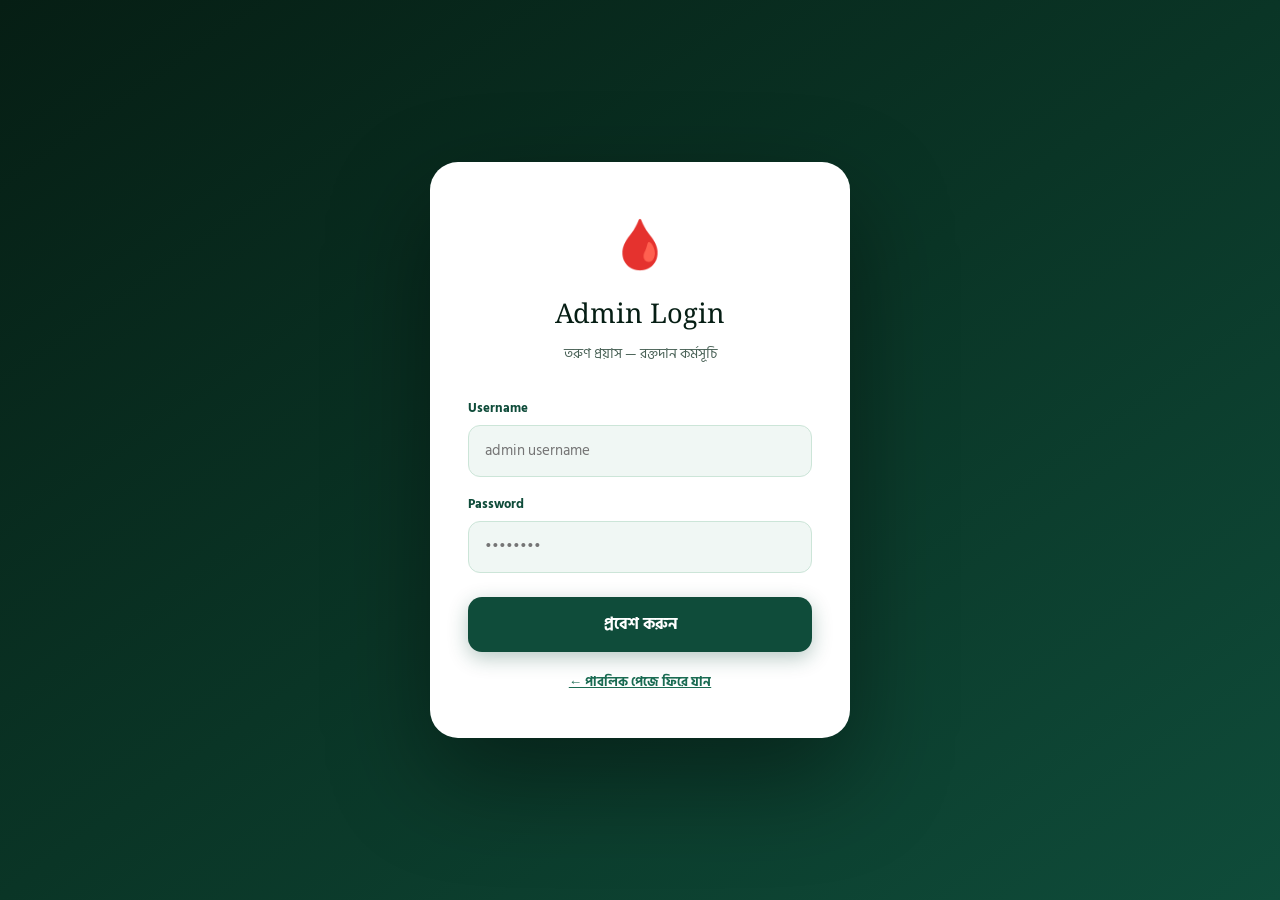
<file: admin.html>
<!DOCTYPE html>
<html lang="bn">
<head>
  <meta charset="UTF-8" />
  <meta name="viewport" content="width=device-width, initial-scale=1.0" />
  <title>Admin Panel | রক্তদান কর্মসূচি</title>
  <link href="https://fonts.googleapis.com/css2?family=Hind+Siliguri:wght@300;400;500;600;700&family=Noto+Serif+Bengali:wght@400;600;700;900&display=swap" rel="stylesheet" />
  <style>
    :root{
      --g1:#061e14;--g2:#0F4C3A;--g3:#1a6b52;--g4:#2d9e73;
      --gl:#e6f4ef;--gf:#f0f9f5;
      --white:#fff;--off:#F0F7F4;
      --td:#1a2e27;--tm:#4B6358;--tl:#8fa89e;
      --border:#cce5d8;--border2:#b8d9cc;
      --red:#dc2626;--rl:#fef2f2;
      --shadow:rgba(10,53,38,0.10);--shadowlg:rgba(10,53,38,0.18);
    }
    *{margin:0;padding:0;box-sizing:border-box;}
    html,body{height:100%;font-family:'Hind Siliguri',sans-serif;color:var(--td);}

    /* ═══ LOGIN SCREEN ═══ */
    #loginScreen{
      display:flex;align-items:center;justify-content:center;
      min-height:100vh;
      background:linear-gradient(145deg,#061e14 0%,#0a3526 50%,#0f4c3a 100%);
      padding:1.5rem;
    }
    .login-card{
      background:white;border-radius:28px;padding:2.8rem 2.4rem;
      width:100%;max-width:420px;
      box-shadow:0 40px 100px rgba(0,0,0,0.4);
    }
    .login-logo{font-size:3rem;text-align:center;margin-bottom:0.5rem;}
    .login-title{font-family:'Noto Serif Bengali',serif;font-size:1.7rem;color:var(--g1);text-align:center;margin-bottom:0.3rem;}
    .login-sub{color:var(--tm);font-size:0.88rem;text-align:center;margin-bottom:2rem;}
    .lf-group{margin-bottom:1rem;}
    .lf-group label{display:block;font-size:0.82rem;font-weight:700;color:var(--g2);margin-bottom:0.38rem;}
    .lf-input{
      width:100%;padding:0.78rem 1rem;
      border:1.5px solid var(--border);border-radius:12px;
      font-family:'Hind Siliguri',sans-serif;font-size:0.95rem;
      outline:none;color:var(--td);transition:border-color 0.2s,box-shadow 0.2s;
      background:var(--off);
    }
    .lf-input:focus{border-color:var(--g3);box-shadow:0 0 0 3px rgba(15,76,58,0.1);background:white;}
    .btn-login{
      width:100%;padding:0.9rem;background:var(--g2);color:white;
      border:none;border-radius:14px;font-family:'Hind Siliguri',sans-serif;
      font-size:1rem;font-weight:700;cursor:pointer;margin-top:0.5rem;
      transition:background 0.2s,transform 0.1s;
      box-shadow:0 6px 20px rgba(15,76,58,0.3);
    }
    .btn-login:hover{background:var(--g3);}
    .btn-login:active{transform:scale(0.98);}
    .login-err{color:var(--red);font-size:0.83rem;margin-top:0.6rem;text-align:center;display:none;}
    .login-back{display:block;text-align:center;margin-top:1.2rem;color:var(--tm);font-size:0.84rem;cursor:pointer;}
    .login-back a{color:var(--g3);font-weight:700;}

    /* ═══ ADMIN APP ═══ */
    #adminApp{display:none;min-height:100vh;background:var(--off);}

    /* sidebar + layout */
    .app-layout{display:grid;grid-template-columns:260px 1fr;min-height:100vh;}

    /* SIDEBAR */
    .sidebar{
      background:var(--g1);color:white;
      display:flex;flex-direction:column;
      position:sticky;top:0;height:100vh;overflow-y:auto;
    }
    .sb-logo{
      padding:1.8rem 1.5rem 1.4rem;
      border-bottom:1px solid rgba(255,255,255,0.1);
    }
    .sb-logo-icon{font-size:2rem;margin-bottom:0.3rem;}
    .sb-logo-title{font-family:'Noto Serif Bengali',serif;font-size:1.1rem;font-weight:700;line-height:1.2;}
    .sb-logo-sub{font-size:0.72rem;opacity:0.5;margin-top:2px;}
    .sb-nav{flex:1;padding:1rem 0;}
    .sb-nav-item{
      display:flex;align-items:center;gap:0.75rem;
      padding:0.8rem 1.5rem;color:rgba(255,255,255,0.6);
      font-size:0.9rem;font-weight:600;cursor:pointer;
      transition:all 0.15s;border-left:3px solid transparent;
    }
    .sb-nav-item:hover{color:white;background:rgba(255,255,255,0.07);}
    .sb-nav-item.active{color:white;background:rgba(255,255,255,0.1);border-left-color:#4ade80;}
    .sb-nav-icon{font-size:1.1rem;width:22px;text-align:center;}
    .sb-divider{height:1px;background:rgba(255,255,255,0.08);margin:0.5rem 1.5rem;}
    .sb-bottom{padding:1.2rem 1.5rem;border-top:1px solid rgba(255,255,255,0.1);}
    .sb-user{display:flex;align-items:center;gap:0.75rem;margin-bottom:0.85rem;}
    .sb-avatar{
      width:36px;height:36px;background:rgba(255,255,255,0.15);border-radius:999px;
      display:flex;align-items:center;justify-content:center;font-size:1rem;
    }
    .sb-user-name{font-size:0.85rem;font-weight:700;color:white;}
    .sb-user-role{font-size:0.72rem;color:rgba(255,255,255,0.4);}
    .btn-logout{
      width:100%;padding:0.6rem;background:rgba(220,38,38,0.15);
      color:#fca5a5;border:1px solid rgba(220,38,38,0.25);border-radius:9px;
      font-family:'Hind Siliguri',sans-serif;font-size:0.82rem;font-weight:700;
      cursor:pointer;transition:all 0.15s;
    }
    .btn-logout:hover{background:rgba(220,38,38,0.3);color:white;}

    /* MAIN */
    .main-area{padding:2rem 2rem;overflow-y:auto;}
    .page-header{margin-bottom:2rem;}
    .page-header-title{font-family:'Noto Serif Bengali',serif;font-size:1.6rem;color:var(--g1);margin-bottom:0.25rem;}
    .page-header-sub{color:var(--tm);font-size:0.88rem;}
    .view-site-link{
      float:right;margin-top:-0.2rem;
      padding:0.45rem 1rem;background:var(--g2);color:white;border-radius:8px;
      font-size:0.82rem;font-weight:700;transition:background 0.2s;
    }
    .view-site-link:hover{background:var(--g3);}

    /* PANELS */
    .panel{display:none;}
    .panel.open{display:block;}

    /* ── DASHBOARD ── */
    .dash-stats{display:grid;grid-template-columns:repeat(auto-fill,minmax(180px,1fr));gap:1rem;margin-bottom:2rem;}
    .dash-stat{
      background:white;border-radius:18px;padding:1.4rem;
      box-shadow:0 4px 20px var(--shadow);border:1.5px solid var(--border);
    }
    .ds-icon{font-size:1.8rem;margin-bottom:0.5rem;}
    .ds-val{font-size:2rem;font-weight:900;color:var(--g1);line-height:1;}
    .ds-lbl{font-size:0.78rem;color:var(--tm);margin-top:4px;}
    .recent-title{font-family:'Noto Serif Bengali',serif;font-size:1.15rem;color:var(--g1);margin-bottom:1rem;}
    .recent-list{background:white;border-radius:18px;border:1.5px solid var(--border);overflow:hidden;box-shadow:0 4px 20px var(--shadow);}
    .recent-item{
      display:flex;align-items:center;gap:1rem;
      padding:0.9rem 1.2rem;border-bottom:1px solid var(--border);
    }
    .recent-item:last-child{border-bottom:none;}
    .ri-blood{
      width:40px;height:40px;background:var(--g2);color:white;
      border-radius:11px;display:flex;align-items:center;justify-content:center;
      font-size:0.82rem;font-weight:900;flex-shrink:0;
    }
    .ri-name{font-weight:700;font-size:0.9rem;}
    .ri-phone{font-size:0.8rem;color:var(--tm);}
    .ri-av{margin-left:auto;font-size:0.75rem;font-weight:700;padding:0.2rem 0.6rem;border-radius:999px;}
    .ri-av.yes{background:#dcfce7;color:#15803d;}
    .ri-av.no{background:#fee2e2;color:#b91c1c;}

    /* ── ADD DONOR ── */
    .form-card{background:white;border-radius:22px;padding:2rem;box-shadow:0 6px 30px var(--shadow);border:1.5px solid var(--border);max-width:680px;}
    .fc-title{font-family:'Noto Serif Bengali',serif;font-size:1.15rem;color:var(--g2);margin-bottom:1.4rem;padding-bottom:0.75rem;border-bottom:2px solid var(--gl);}
    .form-grid{display:grid;grid-template-columns:1fr 1fr;gap:1rem;}
    .fg-full{grid-column:1/-1;}
    .fg label{display:block;font-size:0.8rem;font-weight:700;color:var(--g2);margin-bottom:0.35rem;}
    .fg input{
      width:100%;padding:0.7rem 1rem;border:1.5px solid var(--border);border-radius:10px;
      font-family:'Hind Siliguri',sans-serif;font-size:0.92rem;color:var(--td);
      background:var(--off);outline:none;transition:border-color 0.2s;
    }
    .fg input:focus{border-color:var(--g3);background:white;}
    .blood-picker{display:flex;gap:0.4rem;flex-wrap:wrap;margin-top:0.35rem;}
    .bp-btn{
      padding:0.4rem 0.85rem;border:1.5px solid var(--border);border-radius:8px;
      background:var(--off);font-family:'Hind Siliguri',sans-serif;
      font-size:0.85rem;font-weight:700;cursor:pointer;color:var(--td);transition:all 0.14s;
    }
    .bp-btn:hover{border-color:var(--g3);background:var(--gl);}
    .bp-btn.sel{background:var(--g2);color:white;border-color:var(--g2);}
    .btn-submit{
      padding:0.82rem 2rem;background:var(--g2);color:white;
      border:none;border-radius:12px;font-family:'Hind Siliguri',sans-serif;
      font-size:0.95rem;font-weight:700;cursor:pointer;margin-top:1rem;
      transition:background 0.2s,transform 0.1s;box-shadow:0 4px 14px rgba(15,76,58,0.25);
    }
    .btn-submit:hover{background:var(--g3);}
    .btn-submit:active{transform:scale(0.98);}

    /* ── MANAGE DONORS TABLE ── */
    .manage-top{display:flex;align-items:center;gap:1rem;margin-bottom:1.2rem;flex-wrap:wrap;}
    .manage-search{
      flex:1;min-width:200px;padding:0.68rem 1rem;
      border:1.5px solid var(--border);border-radius:11px;
      font-family:'Hind Siliguri',sans-serif;font-size:0.9rem;
      outline:none;background:white;transition:border-color 0.2s;
    }
    .manage-search:focus{border-color:var(--g3);}
    .manage-count{background:var(--gl);color:var(--g2);padding:0.3rem 0.9rem;border-radius:999px;font-size:0.82rem;font-weight:700;white-space:nowrap;}
    .table-wrap{background:white;border-radius:20px;border:1.5px solid var(--border);overflow:hidden;box-shadow:0 6px 28px var(--shadow);}
    .donor-table{width:100%;border-collapse:collapse;}
    .donor-table th{
      text-align:left;padding:0.75rem 1rem;font-size:0.76rem;font-weight:700;
      color:var(--g2);background:var(--gl);border-bottom:2px solid var(--border);white-space:nowrap;
    }
    .donor-table td{padding:0.8rem 1rem;font-size:0.86rem;border-bottom:1px solid var(--border);vertical-align:middle;}
    .donor-table tr:last-child td{border-bottom:none;}
    .donor-table tr:hover td{background:var(--gf);}
    .tbl-blood{
      display:inline-block;padding:0.2rem 0.55rem;background:var(--g2);
      color:white;border-radius:6px;font-size:0.78rem;font-weight:700;
    }
    .tbl-avail{display:inline-flex;align-items:center;gap:0.25rem;padding:0.22rem 0.6rem;border-radius:999px;font-size:0.75rem;font-weight:700;}
    .tbl-avail.yes{background:#dcfce7;color:#15803d;}
    .tbl-avail.no{background:#fee2e2;color:#b91c1c;}
    .tbl-dot{width:6px;height:6px;border-radius:50%;}
    .tbl-dot.yes{background:#16a34a;}
    .tbl-dot.no{background:#dc2626;}
    .tbl-actions{display:flex;gap:0.4rem;flex-wrap:wrap;}
    .ta-btn{
      padding:0.3rem 0.65rem;border:none;border-radius:7px;
      font-family:'Hind Siliguri',sans-serif;font-size:0.74rem;font-weight:700;
      cursor:pointer;transition:all 0.14s;white-space:nowrap;
    }
    .ta-edit{background:#eff6ff;color:#1d4ed8;}
    .ta-edit:hover{background:#1d4ed8;color:white;}
    .ta-tog{background:var(--gl);color:var(--g2);}
    .ta-tog:hover{background:var(--g2);color:white;}
    .ta-del{background:var(--rl);color:var(--red);}
    .ta-del:hover{background:var(--red);color:white;}
    .tbl-empty{text-align:center;padding:3rem;color:var(--tm);}

    /* ── EDIT MODAL ── */
    .modal-overlay{
      position:fixed;inset:0;background:rgba(0,0,0,0.5);backdrop-filter:blur(4px);
      display:none;align-items:center;justify-content:center;z-index:999;padding:1rem;
    }
    .modal-overlay.show{display:flex;}
    .modal-box{
      background:white;border-radius:24px;padding:2rem;width:100%;max-width:500px;
      box-shadow:0 30px 80px rgba(0,0,0,0.25);animation:slideUp 0.25s ease;
    }
    @keyframes slideUp{from{opacity:0;transform:translateY(20px)}to{opacity:1;transform:translateY(0)}}
    .modal-title{font-family:'Noto Serif Bengali',serif;font-size:1.2rem;color:var(--g2);margin-bottom:1.2rem;padding-bottom:0.6rem;border-bottom:2px solid var(--gl);}
    .modal-actions{display:flex;gap:0.75rem;margin-top:1.2rem;justify-content:flex-end;}
    .btn-cancel{padding:0.7rem 1.4rem;background:var(--off);color:var(--tm);border:1.5px solid var(--border);border-radius:10px;font-family:'Hind Siliguri',sans-serif;font-size:0.9rem;font-weight:700;cursor:pointer;}
    .btn-save{padding:0.7rem 1.4rem;background:var(--g2);color:white;border:none;border-radius:10px;font-family:'Hind Siliguri',sans-serif;font-size:0.9rem;font-weight:700;cursor:pointer;}
    .btn-save:hover{background:var(--g3);}

    /* ── PAGE INFO ── */
    .pi-card{background:white;border-radius:22px;padding:2rem;box-shadow:0 6px 30px var(--shadow);border:1.5px solid var(--border);max-width:680px;}
    .pi-group{margin-bottom:1rem;}
    .pi-group label{display:block;font-size:0.8rem;font-weight:700;color:var(--g2);margin-bottom:0.35rem;}
    .pi-group textarea{
      width:100%;padding:0.7rem 1rem;border:1.5px solid var(--border);border-radius:10px;
      font-family:'Hind Siliguri',sans-serif;font-size:0.9rem;color:var(--td);
      background:var(--off);resize:vertical;min-height:90px;outline:none;transition:border-color 0.2s;
    }
    .pi-group textarea:focus{border-color:var(--g3);background:white;}

    /* TOAST */
    .toast{
      position:fixed;bottom:2rem;right:2rem;
      background:var(--g1);color:white;
      padding:0.8rem 1.4rem;border-radius:12px;
      font-size:0.88rem;font-weight:600;
      box-shadow:0 8px 30px rgba(0,0,0,0.25);
      transform:translateY(120%);opacity:0;
      transition:all 0.3s cubic-bezier(0.34,1.56,0.64,1);z-index:9999;
    }
    .toast.show{transform:translateY(0);opacity:1;}

    @media(max-width:860px){
      .app-layout{grid-template-columns:1fr;}
      .sidebar{display:none;}
      .sidebar.mobile-open{display:flex;position:fixed;z-index:100;width:260px;box-shadow:0 0 60px rgba(0,0,0,0.4);}
      .main-area{padding:1.5rem 1rem;}
      .form-grid{grid-template-columns:1fr;}
      .mobile-menu-btn{display:flex!important;}
    }
    .mobile-menu-btn{
      display:none;align-items:center;gap:0.5rem;
      background:var(--g2);color:white;border:none;border-radius:8px;
      padding:0.55rem 1rem;font-family:'Hind Siliguri',sans-serif;
      font-size:0.85rem;font-weight:700;cursor:pointer;margin-bottom:1rem;
    }
  </style>
</head>
<body>

<!-- ═══ LOGIN ═══ -->
<div id="loginScreen">
  <div class="login-card">
    <div class="login-logo">🩸</div>
    <div class="login-title">Admin Login</div>
    <div class="login-sub">তরুণ প্রয়াস — রক্তদান কর্মসূচি</div>
    <div class="lf-group">
      <label>Username</label>
      <input class="lf-input" type="text" id="loginUser" placeholder="admin username" autocomplete="username" />
    </div>
    <div class="lf-group">
      <label>Password</label>
      <input class="lf-input" type="password" id="loginPass" placeholder="••••••••" autocomplete="current-password" onkeydown="if(event.key==='Enter')doLogin()" />
    </div>
    <div class="login-err" id="loginErr">❌ Username বা Password সঠিক নয়</div>
    <button class="btn-login" onclick="doLogin()">প্রবেশ করুন</button>
    <p class="login-back"><a href="blood-drive.html">← পাবলিক পেজে ফিরে যান</a></p>
  </div>
</div>

<!-- ═══ ADMIN APP ═══ -->
<div id="adminApp">
  <div class="app-layout">
    <!-- SIDEBAR -->
    <aside class="sidebar" id="sidebar">
      <div class="sb-logo">
        <div class="sb-logo-icon">🩸</div>
        <div class="sb-logo-title">তরুণ প্রয়াস</div>
        <div class="sb-logo-sub">রক্তদান — Admin Panel</div>
      </div>
      <nav class="sb-nav">
        <div class="sb-nav-item active" onclick="showPanel('dashboard',this)">
          <span class="sb-nav-icon">📊</span> ড্যাশবোর্ড
        </div>
        <div class="sb-nav-item" onclick="showPanel('addDonor',this)">
          <span class="sb-nav-icon">➕</span> নতুন ডোনার যোগ
        </div>
        <div class="sb-nav-item" onclick="showPanel('manage',this)">
          <span class="sb-nav-icon">👥</span> ডোনার ম্যানেজ
        </div>
        <div class="sb-divider"></div>
        <div class="sb-nav-item" onclick="showPanel('pageInfo',this)">
          <span class="sb-nav-icon">✏️</span> পেজ তথ্য
        </div>
        <div class="sb-nav-item" onclick="window.open('blood-drive.html','_blank')">
          <span class="sb-nav-icon">🌐</span> পাবলিক পেজ
        </div>
      </nav>
      <div class="sb-bottom">
        <div class="sb-user">
          <div class="sb-avatar">👤</div>
          <div><div class="sb-user-name" id="sbUserName">Admin</div><div class="sb-user-role">Administrator</div></div>
        </div>
        <button class="btn-logout" onclick="doLogout()">⬅ লগআউট</button>
      </div>
    </aside>

    <!-- MAIN -->
    <main class="main-area">
      <button class="mobile-menu-btn" onclick="document.getElementById('sidebar').classList.toggle('mobile-open')">☰ মেনু</button>

      <!-- DASHBOARD -->
      <div class="panel open" id="panel-dashboard">
        <div class="page-header">
          <a href="blood-drive.html" target="_blank" class="view-site-link">🌐 সাইট দেখুন</a>
          <div class="page-header-title">ড্যাশবোর্ড</div>
          <div class="page-header-sub">সামগ্রিক ডোনার তথ্যের সারসংক্ষেপ</div>
        </div>
        <div class="dash-stats" id="dashStats"></div>
        <div class="recent-title">সাম্প্রতিক ডোনারসমূহ</div>
        <div class="recent-list" id="recentList"></div>
      </div>

      <!-- ADD DONOR -->
      <div class="panel" id="panel-addDonor">
        <div class="page-header">
          <div class="page-header-title">নতুন ডোনার যোগ করুন</div>
          <div class="page-header-sub">নতুন স্বেচ্ছাসেবক ডোনারের তথ্য পূরণ করুন</div>
        </div>
        <div class="form-card">
          <div class="fc-title">ডোনারের তথ্য</div>
          <div class="form-grid">
            <div class="fg fg-full">
              <label>পূর্ণ নাম *</label>
              <input type="text" id="af-name" placeholder="যেমন: মোঃ রাকিবুল হাসান" />
            </div>
            <div class="fg">
              <label>মোবাইল নম্বর *</label>
              <input type="tel" id="af-phone" placeholder="01XXXXXXXXX" />
            </div>
            <div class="fg">
              <label>শেষ রক্তদানের তারিখ</label>
              <input type="date" id="af-date" />
            </div>
            <div class="fg fg-full">
              <label>রক্তের গ্রুপ *</label>
              <div class="blood-picker" id="afBloodPicker">
                <button class="bp-btn" onclick="pickBlood(this,'A+')">A+</button>
                <button class="bp-btn" onclick="pickBlood(this,'A−')">A−</button>
                <button class="bp-btn" onclick="pickBlood(this,'B+')">B+</button>
                <button class="bp-btn" onclick="pickBlood(this,'B−')">B−</button>
                <button class="bp-btn" onclick="pickBlood(this,'AB+')">AB+</button>
                <button class="bp-btn" onclick="pickBlood(this,'AB−')">AB−</button>
                <button class="bp-btn" onclick="pickBlood(this,'O+')">O+</button>
                <button class="bp-btn" onclick="pickBlood(this,'O−')">O−</button>
              </div>
            </div>
          </div>
          <button class="btn-submit" onclick="addDonor()">✅ ডোনার যোগ করুন</button>
        </div>
      </div>

      <!-- MANAGE DONORS -->
      <div class="panel" id="panel-manage">
        <div class="page-header">
          <div class="page-header-title">ডোনার ম্যানেজ</div>
          <div class="page-header-sub">সকল ডোনার দেখুন, সম্পাদনা বা মুছুন</div>
        </div>
        <div class="manage-top">
          <input class="manage-search" type="text" id="manageSearch" placeholder="🔍 নাম, মোবাইল বা রক্তের গ্রুপ..." oninput="renderManage()" />
          <span class="manage-count" id="manageCount">মোট: ০</span>
        </div>
        <div class="table-wrap" style="overflow-x:auto;">
          <table class="donor-table">
            <thead>
              <tr>
                <th>#</th><th>নাম</th><th>রক্তের গ্রুপ</th><th>মোবাইল</th><th>শেষ দান</th><th>স্ট্যাটাস</th><th>অ্যাকশন</th>
              </tr>
            </thead>
            <tbody id="manageBody"></tbody>
          </table>
        </div>
      </div>

      <!-- PAGE INFO -->
      <div class="panel" id="panel-pageInfo">
        <div class="page-header">
          <div class="page-header-title">পেজ তথ্য</div>
          <div class="page-header-sub">পাবলিক পেজের বিবরণ পরিবর্তন করুন</div>
        </div>
        <div class="pi-card">
          <div class="fc-title">পাবলিক পেজের কনটেন্ট</div>
          <div class="pi-group">
            <label>উদ্যোগ বিভাগের বিবরণ</label>
            <textarea id="pi-initiative" placeholder="আমাদের রক্তদান উদ্যোগ সম্পর্কে লিখুন..."></textarea>
          </div>
          <button class="btn-submit" onclick="savePageInfo()">✅ সংরক্ষণ করুন</button>
        </div>
      </div>
    </main>
  </div>
</div>

<!-- EDIT MODAL -->
<div class="modal-overlay" id="editModal">
  <div class="modal-box">
    <div class="modal-title">✏️ ডোনার তথ্য সম্পাদনা</div>
    <input type="hidden" id="edit-id" />
    <div class="form-grid">
      <div class="fg fg-full">
        <label>পূর্ণ নাম</label>
        <input type="text" id="edit-name" />
      </div>
      <div class="fg">
        <label>মোবাইল নম্বর</label>
        <input type="tel" id="edit-phone" />
      </div>
      <div class="fg">
        <label>শেষ রক্তদানের তারিখ</label>
        <input type="date" id="edit-date" />
      </div>
      <div class="fg fg-full">
        <label>রক্তের গ্রুপ</label>
        <div class="blood-picker" id="editBloodPicker">
          <button class="bp-btn" onclick="pickBloodEdit(this,'A+')">A+</button>
          <button class="bp-btn" onclick="pickBloodEdit(this,'A−')">A−</button>
          <button class="bp-btn" onclick="pickBloodEdit(this,'B+')">B+</button>
          <button class="bp-btn" onclick="pickBloodEdit(this,'B−')">B−</button>
          <button class="bp-btn" onclick="pickBloodEdit(this,'AB+')">AB+</button>
          <button class="bp-btn" onclick="pickBloodEdit(this,'AB−')">AB−</button>
          <button class="bp-btn" onclick="pickBloodEdit(this,'O+')">O+</button>
          <button class="bp-btn" onclick="pickBloodEdit(this,'O−')">O−</button>
        </div>
      </div>
    </div>
    <div class="modal-actions">
      <button class="btn-cancel" onclick="closeEdit()">বাতিল</button>
      <button class="btn-save" onclick="saveEdit()">সংরক্ষণ করুন</button>
    </div>
  </div>
</div>

<div class="toast" id="toast"></div>

<script>
  // ── CREDENTIALS (change here) ──────────────────────
  const ADMIN_USER = 'admin';
  const ADMIN_PASS = 'tpb99';
  // ──────────────────────────────────────────────────
  const DONORS_KEY = 'tp_blood_donors';
  const INFO_KEY   = 'tp_blood_info';
  const SESSION_KEY= 'tp_admin_session';

  let pickedBloodAdd  = '';
  let pickedBloodEdit2 = '';

  // ── DEMO DATA seed ─────────────────────────────────
  const demoData=[
    {id:1,name:'Sabbir Ahmed',phone:'01966301440',blood:'B+',lastDonate:'2026-05-14',manualOverride:null},
    {id:2,name:'Fatema Begum',phone:'01711223344',blood:'O+',lastDonate:'2025-10-01',manualOverride:null},
    {id:3,name:'Rakibul Hasan',phone:'01822334455',blood:'A+',lastDonate:null,manualOverride:null},
    {id:4,name:'Nusrat Jahan',phone:'01533445566',blood:'AB+',lastDonate:'2026-01-20',manualOverride:null},
    {id:5,name:'Mehedi Islam',phone:'01988776655',blood:'O−',lastDonate:'2025-08-10',manualOverride:null},
    {id:6,name:'Ayesha Siddiqua',phone:'01677889900',blood:'A−',lastDonate:'2026-03-05',manualOverride:null},
  ];
  if(!localStorage.getItem(DONORS_KEY)) localStorage.setItem(DONORS_KEY,JSON.stringify(demoData));

  const getDonors=()=>JSON.parse(localStorage.getItem(DONORS_KEY)||'[]');
  const saveDonors=d=>localStorage.setItem(DONORS_KEY,JSON.stringify(d));
  const getInfo=()=>JSON.parse(localStorage.getItem(INFO_KEY)||'{}');

  function isAvail(d){
    if(d.manualOverride==='available') return true;
    if(d.manualOverride==='unavailable') return false;
    if(!d.lastDonate) return true;
    return(new Date()-new Date(d.lastDonate))/86400000>=90;
  }
  function fmtDate(s){
    if(!s) return '—';
    return new Date(s).toLocaleDateString('bn-BD',{year:'numeric',month:'short',day:'numeric'});
  }

  // ── AUTH ──────────────────────────────────────────
  function doLogin(){
    const u=document.getElementById('loginUser').value.trim();
    const p=document.getElementById('loginPass').value;
    if(u===ADMIN_USER && p===ADMIN_PASS){
      sessionStorage.setItem(SESSION_KEY,'1');
      sessionStorage.setItem('tp_admin_uname',u);
      document.getElementById('loginScreen').style.display='none';
      document.getElementById('adminApp').style.display='block';
      document.getElementById('sbUserName').textContent=u;
      refreshAll();
      showToast('👋 স্বাগতম, Admin!');
    } else {
      document.getElementById('loginErr').style.display='block';
      document.getElementById('loginPass').value='';
    }
  }
  function doLogout(){
    sessionStorage.removeItem(SESSION_KEY);
    document.getElementById('adminApp').style.display='none';
    document.getElementById('loginScreen').style.display='flex';
    document.getElementById('loginPass').value='';
    document.getElementById('loginErr').style.display='none';
  }
  // check existing session
  if(sessionStorage.getItem(SESSION_KEY)){
    document.getElementById('loginScreen').style.display='none';
    document.getElementById('adminApp').style.display='block';
    document.getElementById('sbUserName').textContent=sessionStorage.getItem('tp_admin_uname')||'Admin';
    setTimeout(refreshAll,0);
  }

  // ── PANELS ──────────────────────────────────────────
  function showPanel(id, el){
    document.querySelectorAll('.panel').forEach(p=>p.classList.remove('open'));
    document.getElementById('panel-'+id).classList.add('open');
    document.querySelectorAll('.sb-nav-item').forEach(i=>i.classList.remove('active'));
    if(el) el.classList.add('active');
    if(id==='dashboard') renderDashboard();
    if(id==='manage') renderManage();
    if(id==='pageInfo') loadPageInfo();
    // close mobile sidebar
    document.getElementById('sidebar').classList.remove('mobile-open');
  }

  // ── DASHBOARD ──────────────────────────────────────
  function renderDashboard(){
    const donors=getDonors();
    const avCount=donors.filter(isAvail).length;
    const groups=new Set(donors.map(d=>d.blood)).size;
    document.getElementById('dashStats').innerHTML=`
      <div class="dash-stat"><div class="ds-icon">🩸</div><div class="ds-val">${donors.length}</div><div class="ds-lbl">মোট ডোনার</div></div>
      <div class="dash-stat"><div class="ds-icon">✅</div><div class="ds-val">${avCount}</div><div class="ds-lbl">উপলব্ধ ডোনার</div></div>
      <div class="dash-stat"><div class="ds-icon">⛔</div><div class="ds-val">${donors.length-avCount}</div><div class="ds-lbl">অনুপলব্ধ</div></div>
      <div class="dash-stat"><div class="ds-icon">💉</div><div class="ds-val">${groups}</div><div class="ds-lbl">রক্তের গ্রুপ</div></div>`;
    const recent=donors.slice().reverse().slice(0,6);
    document.getElementById('recentList').innerHTML=recent.length?recent.map(d=>{
      const av=isAvail(d);
      return`<div class="recent-item">
        <div class="ri-blood">${d.blood}</div>
        <div><div class="ri-name">${d.name}</div><div class="ri-phone">${d.phone}</div></div>
        <span class="ri-av ${av?'yes':'no'}">${av?'উপলব্ধ':'অনুপলব্ধ'}</span>
      </div>`;
    }).join(''):`<div style="text-align:center;padding:2rem;color:var(--tm);">কোনো ডোনার নেই</div>`;
  }

  // ── ADD DONOR ──────────────────────────────────────
  function pickBlood(btn,val){
    pickedBloodAdd=val;
    document.querySelectorAll('#afBloodPicker .bp-btn').forEach(b=>b.classList.remove('sel'));
    btn.classList.add('sel');
  }
  function addDonor(){
    const name=document.getElementById('af-name').value.trim();
    const phone=document.getElementById('af-phone').value.trim();
    const date=document.getElementById('af-date').value;
    if(!name){showToast('❗ নাম লিখুন');return;}
    if(!phone||phone.length<10){showToast('❗ সঠিক মোবাইল নম্বর দিন');return;}
    if(!pickedBloodAdd){showToast('❗ রক্তের গ্রুপ বেছে নিন');return;}
    const donors=getDonors();
    donors.push({id:Date.now(),name,phone,blood:pickedBloodAdd,lastDonate:date||null,manualOverride:null});
    saveDonors(donors);
    document.getElementById('af-name').value='';
    document.getElementById('af-phone').value='';
    document.getElementById('af-date').value='';
    document.querySelectorAll('#afBloodPicker .bp-btn').forEach(b=>b.classList.remove('sel'));
    pickedBloodAdd='';
    showToast('✅ ডোনার সফলভাবে যোগ হয়েছে!');
    showPanel('manage',document.querySelectorAll('.sb-nav-item')[2]);
    renderManage();
  }

  // ── MANAGE ──────────────────────────────────────────
  function renderManage(){
    const donors=getDonors();
    const q=document.getElementById('manageSearch').value.toLowerCase();
    const list=q?donors.filter(d=>d.name.toLowerCase().includes(q)||d.phone.includes(q)||d.blood.toLowerCase().includes(q)):donors;
    document.getElementById('manageCount').textContent=`মোট: ${donors.length}`;
    const tbody=document.getElementById('manageBody');
    if(!list.length){
      tbody.innerHTML=`<tr><td colspan="7" class="tbl-empty">কোনো ডোনার পাওয়া যায়নি</td></tr>`;
      return;
    }
    tbody.innerHTML=list.map((d,i)=>{
      const av=isAvail(d);
      return`<tr>
        <td style="color:var(--tm);font-size:0.78rem">${i+1}</td>
        <td style="font-weight:700">${d.name}</td>
        <td><span class="tbl-blood">${d.blood}</span></td>
        <td style="font-size:0.83rem">${d.phone}</td>
        <td style="font-size:0.8rem;color:var(--tm)">${fmtDate(d.lastDonate)}</td>
        <td><span class="tbl-avail ${av?'yes':'no'}"><span class="tbl-dot ${av?'yes':'no'}"></span>${av?'উপলব্ধ':'অনুপলব্ধ'}</span></td>
        <td><div class="tbl-actions">
          <button class="ta-btn ta-edit" onclick="openEdit(${d.id})">✏️ সম্পাদনা</button>
          <button class="ta-btn ta-tog" onclick="toggleDonor(${d.id})">${av?'⛔ অনুপলব্ধ':'✅ উপলব্ধ'}</button>
          <button class="ta-btn ta-del" onclick="deleteDonor(${d.id})">🗑️</button>
        </div></td>
      </tr>`;
    }).join('');
  }

  function toggleDonor(id){
    const donors=getDonors();
    const d=donors.find(x=>x.id===id);if(!d)return;
    const cur=isAvail(d);
    d.manualOverride=cur?'unavailable':'available';
    saveDonors(donors);renderManage();renderDashboard();
    showToast('🔄 স্ট্যাটাস আপডেট হয়েছে');
  }
  function deleteDonor(id){
    if(!confirm('এই ডোনারকে মুছে ফেলবেন?'))return;
    saveDonors(getDonors().filter(x=>x.id!==id));
    renderManage();renderDashboard();
    showToast('🗑️ ডোনার মুছে ফেলা হয়েছে');
  }

  // ── EDIT MODAL ──────────────────────────────────────
  function openEdit(id){
    const d=getDonors().find(x=>x.id===id);if(!d)return;
    document.getElementById('edit-id').value=id;
    document.getElementById('edit-name').value=d.name;
    document.getElementById('edit-phone').value=d.phone;
    document.getElementById('edit-date').value=d.lastDonate||'';
    pickedBloodEdit2=d.blood;
    document.querySelectorAll('#editBloodPicker .bp-btn').forEach(b=>{
      b.classList.toggle('sel',b.textContent.trim()===d.blood);
    });
    document.getElementById('editModal').classList.add('show');
  }
  function closeEdit(){document.getElementById('editModal').classList.remove('show');}
  function pickBloodEdit(btn,val){
    pickedBloodEdit2=val;
    document.querySelectorAll('#editBloodPicker .bp-btn').forEach(b=>b.classList.remove('sel'));
    btn.classList.add('sel');
  }
  function saveEdit(){
    const id=parseInt(document.getElementById('edit-id').value);
    const name=document.getElementById('edit-name').value.trim();
    const phone=document.getElementById('edit-phone').value.trim();
    const date=document.getElementById('edit-date').value;
    if(!name||!phone){showToast('❗ নাম ও মোবাইল আবশ্যক');return;}
    const donors=getDonors();
    const d=donors.find(x=>x.id===id);if(!d)return;
    d.name=name;d.phone=phone;d.lastDonate=date||null;
    if(pickedBloodEdit2)d.blood=pickedBloodEdit2;
    saveDonors(donors);
    closeEdit();renderManage();renderDashboard();
    showToast('✅ তথ্য আপডেট হয়েছে');
  }

  // ── PAGE INFO ──────────────────────────────────────
  function loadPageInfo(){
    const info=getInfo();
    if(info.initiative) document.getElementById('pi-initiative').value=info.initiative;
  }
  function savePageInfo(){
    const initiative=document.getElementById('pi-initiative').value;
    localStorage.setItem(INFO_KEY,JSON.stringify({initiative}));
    showToast('✅ পেজ তথ্য সংরক্ষিত হয়েছে!');
  }

  function refreshAll(){renderDashboard();}

  // ── TOAST ──────────────────────────────────────────
  function showToast(msg){
    const t=document.getElementById('toast');
    t.textContent=msg;t.classList.add('show');
    setTimeout(()=>t.classList.remove('show'),2800);
  }
</script>
<script src="scroll-restore.js"></script>
</body>
</html>
</file>
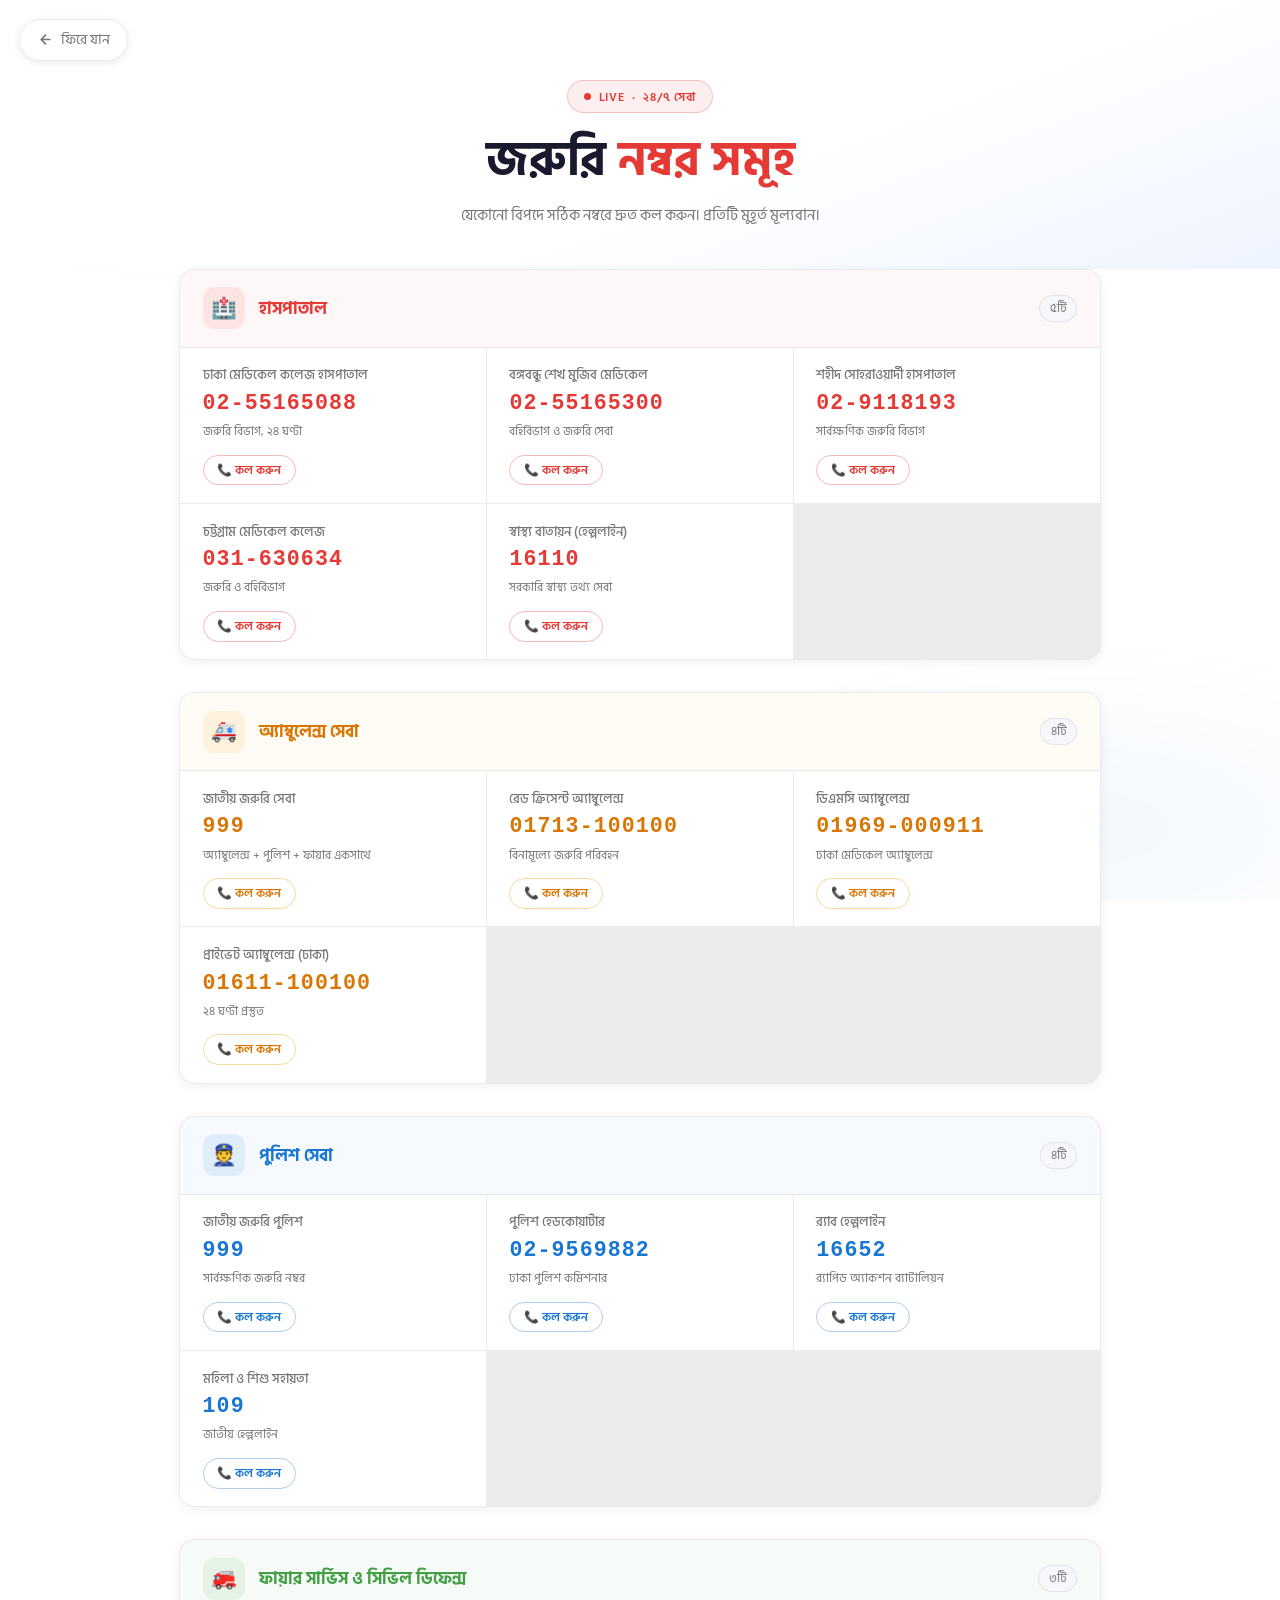
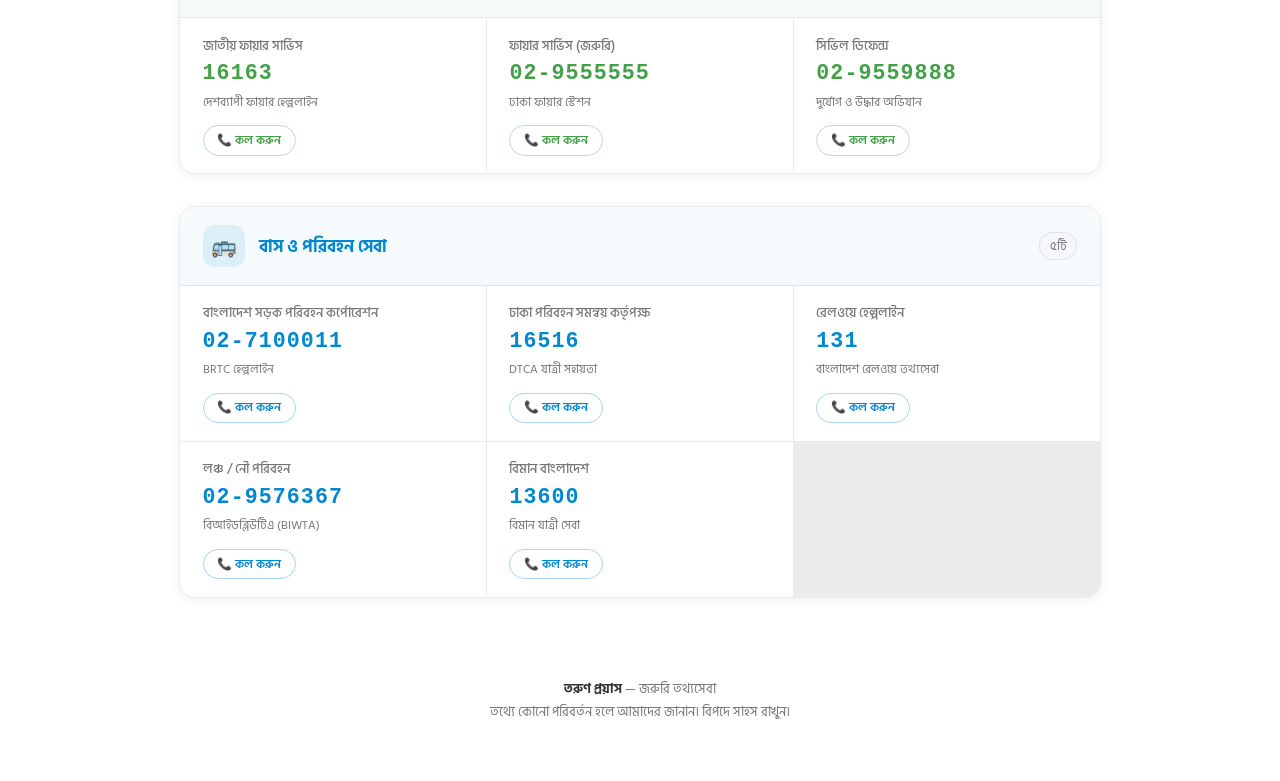
<file: emergency-numbers.html>
<!DOCTYPE html>
<html lang="bn">
<head>
  <meta charset="UTF-8" />
  <meta name="viewport" content="width=device-width, initial-scale=1.0" />
  <title>জরুরি নম্বর সমূহ | তরুণ প্রয়াস</title>
  <link rel="preconnect" href="https://fonts.googleapis.com" />
  <link rel="preconnect" href="https://fonts.gstatic.com" crossorigin />
  <link href="https://fonts.googleapis.com/css2?family=Hind+Siliguri:wght@400;500;600;700&family=Tiro+Bangla&display=swap" rel="stylesheet" />
  <style>
    *, *::before, *::after { margin: 0; padding: 0; box-sizing: border-box; }

    :root {
      --bg:          #FFFFFF;
      --bg2:         #F5F7FA;
      --bg3:         #EEF1F5;
      --border:      rgba(0,0,0,0.08);
      --red:         #E53935;
      --red-soft:    #EF5350;
      --red-glow:    rgba(229,57,53,0.10);
      --amber:       #F59E0B;
      --blue:        #1976D2;
      --blue-soft:   #1E88E5;
      --green:       #43A047;
      --green-soft:  #4CAF50;
      --cyan:        #0288D1;
      --text:        #333333;
      --text-muted:  #757575;
      --radius:      16px;
    }

    html { scroll-behavior: smooth; }

    body {
      font-family: 'Hind Siliguri', sans-serif;
      background: var(--bg);
      color: var(--text);
      min-height: 100vh;
      overflow-x: hidden;
    }

    /* ── BACKGROUND subtle ── */
    .bg-fx {
      position: fixed; inset: 0; z-index: 0; pointer-events: none;
      background:
        radial-gradient(ellipse 60% 40% at 15% 8%,  rgba(229,57,53,0.05)  0%, transparent 60%),
        radial-gradient(ellipse 55% 35% at 85% 92%, rgba(25,118,210,0.05) 0%, transparent 60%);
    }

    /* ── BACK BUTTON ── */
    .back-btn {
      position: fixed;
      top: 1.2rem; left: 1.2rem;
      z-index: 100;
      display: flex; align-items: center; gap: 0.5rem;
      background: #fff;
      border: 1px solid var(--border);
      color: var(--text-muted);
      padding: 0.55rem 1.1rem;
      border-radius: 50px;
      font-size: 0.85rem;
      font-family: inherit;
      cursor: pointer;
      text-decoration: none;
      box-shadow: 0 2px 8px rgba(0,0,0,0.08);
      transition: background 0.2s, color 0.2s, box-shadow 0.2s;
    }
    .back-btn:hover {
      background: var(--bg2);
      color: var(--text);
      box-shadow: 0 4px 14px rgba(0,0,0,0.12);
    }
    .back-btn svg { width: 15px; height: 15px; }

    /* ── HERO ── */
    .hero {
      position: relative; z-index: 1;
      text-align: center;
      padding: 5rem 1.5rem 2.5rem;
      background: linear-gradient(160deg, #fff 60%, #EEF4FF 100%);
    }
    .hero-badge {
      display: inline-flex; align-items: center; gap: 0.45rem;
      background: rgba(229,57,53,0.08);
      border: 1px solid rgba(229,57,53,0.25);
      border-radius: 50px;
      padding: 0.35rem 1rem;
      font-size: 0.78rem;
      color: var(--red);
      letter-spacing: 0.06em;
      font-weight: 600;
      margin-bottom: 1.2rem;
    }
    .hero-badge::before {
      content: '';
      width: 7px; height: 7px;
      border-radius: 50%;
      background: var(--red);
      animation: liveBlink 1.2s ease-in-out infinite;
    }
    @keyframes liveBlink { 0%,100%{opacity:1} 50%{opacity:0.2} }

    .hero h1 {
      font-size: clamp(1.8rem, 5vw, 3rem);
      font-weight: 700;
      line-height: 1.2;
      margin-bottom: 0.8rem;
      color: #1a1a2e;
    }
    .hero h1 span {
      color: var(--red);
    }

    .hero p {
      color: var(--text-muted);
      font-size: 0.95rem;
      max-width: 480px;
      margin: 0 auto;
      line-height: 1.7;
    }

    /* ── GRID ── */
    .page-body {
      position: relative; z-index: 1;
      max-width: 960px;
      margin: 0 auto;
      padding: 0 1.2rem 5rem;
      display: flex;
      flex-direction: column;
      gap: 2rem;
    }

    /* ── CATEGORY ── */
    .category {
      background: var(--bg);
      border: 1px solid var(--border);
      border-radius: var(--radius);
      overflow: hidden;
      box-shadow: 0 2px 12px rgba(0,0,0,0.06);
      animation: fadeUp 0.5s ease both;
    }
    .category:nth-child(1) { animation-delay: 0.05s; }
    .category:nth-child(2) { animation-delay: 0.12s; }
    .category:nth-child(3) { animation-delay: 0.19s; }
    .category:nth-child(4) { animation-delay: 0.26s; }
    .category:nth-child(5) { animation-delay: 0.33s; }

    @keyframes fadeUp {
      from { opacity: 0; transform: translateY(22px); }
      to   { opacity: 1; transform: translateY(0); }
    }

    .category-header {
      display: flex; align-items: center; gap: 0.9rem;
      padding: 1.1rem 1.4rem;
      border-bottom: 1px solid var(--border);
    }

    .category-icon {
      width: 42px; height: 42px;
      border-radius: 12px;
      display: flex; align-items: center; justify-content: center;
      font-size: 1.3rem;
      flex-shrink: 0;
    }

    .category-title { font-size: 1.05rem; font-weight: 700; }
    .category-count {
      margin-left: auto;
      font-size: 0.72rem;
      color: var(--text-muted);
      background: var(--bg2);
      border: 1px solid var(--border);
      padding: 0.2rem 0.6rem;
      border-radius: 50px;
    }

    /* ── NUMBER CARDS GRID ── */
    .numbers-grid {
      display: grid;
      grid-template-columns: repeat(auto-fill, minmax(260px, 1fr));
      gap: 1px;
      background: var(--border);
    }

    .num-card {
      background: var(--bg);
      padding: 1.1rem 1.4rem;
      display: flex;
      flex-direction: column;
      gap: 0.35rem;
      transition: background 0.18s;
      cursor: default;
    }
    .num-card:hover { background: var(--bg2); }

    .num-name {
      font-size: 0.8rem;
      color: var(--text-muted);
      font-weight: 500;
    }

    .num-value {
      font-size: 1.35rem;
      font-weight: 700;
      font-family: monospace;
      letter-spacing: 0.05em;
    }

    .num-note {
      font-size: 0.72rem;
      color: var(--text-muted);
      margin-top: 0.1rem;
    }

    .call-btn {
      display: inline-flex;
      align-items: center;
      gap: 0.35rem;
      margin-top: 0.5rem;
      background: transparent;
      border: 1px solid;
      border-radius: 50px;
      padding: 0.3rem 0.85rem;
      font-size: 0.75rem;
      font-family: inherit;
      font-weight: 600;
      cursor: pointer;
      text-decoration: none;
      transition: background 0.18s, color 0.18s;
      width: fit-content;
    }

    /* ── COLOR VARIANTS ── */

    /* Red — Hospital */
    .cat-red .category-header  { background: rgba(229,57,53,0.04); }
    .cat-red .category-icon    { background: rgba(229,57,53,0.10); }
    .cat-red .category-title   { color: var(--red); }
    .cat-red .num-value        { color: var(--red); }
    .cat-red .call-btn         { border-color: rgba(229,57,53,0.35); color: var(--red); }
    .cat-red .call-btn:hover   { background: rgba(229,57,53,0.08); }

    /* Amber — Ambulance */
    .cat-amber .category-header { background: rgba(245,158,11,0.04); }
    .cat-amber .category-icon   { background: rgba(245,158,11,0.10); }
    .cat-amber .category-title  { color: #D97706; }
    .cat-amber .num-value       { color: #D97706; }
    .cat-amber .call-btn        { border-color: rgba(245,158,11,0.4); color: #D97706; }
    .cat-amber .call-btn:hover  { background: rgba(245,158,11,0.08); }

    /* Blue — Police */
    .cat-blue .category-header  { background: rgba(25,118,210,0.04); }
    .cat-blue .category-icon    { background: rgba(25,118,210,0.10); }
    .cat-blue .category-title   { color: var(--blue); }
    .cat-blue .num-value        { color: var(--blue); }
    .cat-blue .call-btn         { border-color: rgba(25,118,210,0.35); color: var(--blue); }
    .cat-blue .call-btn:hover   { background: rgba(25,118,210,0.08); }

    /* Green — Fire */
    .cat-green .category-header  { background: rgba(67,160,71,0.04); }
    .cat-green .category-icon    { background: rgba(67,160,71,0.10); }
    .cat-green .category-title   { color: var(--green); }
    .cat-green .num-value        { color: var(--green); }
    .cat-green .call-btn         { border-color: rgba(67,160,71,0.35); color: var(--green); }
    .cat-green .call-btn:hover   { background: rgba(67,160,71,0.08); }

    /* Cyan — Transport */
    .cat-cyan .category-header  { background: rgba(2,136,209,0.04); }
    .cat-cyan .category-icon    { background: rgba(2,136,209,0.10); }
    .cat-cyan .category-title   { color: var(--cyan); }
    .cat-cyan .num-value        { color: var(--cyan); }
    .cat-cyan .call-btn         { border-color: rgba(2,136,209,0.35); color: var(--cyan); }
    .cat-cyan .call-btn:hover   { background: rgba(2,136,209,0.08); }

    /* ── FOOTER NOTE ── */
    .footer-note {
      position: relative; z-index: 1;
      text-align: center;
      padding: 0 1.5rem 3rem;
      color: var(--text-muted);
      font-size: 0.8rem;
      line-height: 1.8;
    }
    .footer-note strong { color: var(--text); }

    /* ── RESPONSIVE ── */
    @media (max-width: 520px) {
      .numbers-grid { grid-template-columns: 1fr; }
      .hero { padding-top: 4rem; }
    }
  </style>
</head>
<body>

  <div class="bg-fx"></div>

  <!-- Back Button -->
  <a href="javascript:history.back()" class="back-btn">
    <svg viewBox="0 0 24 24" fill="none" stroke="currentColor" stroke-width="2.5" stroke-linecap="round" stroke-linejoin="round">
      <path d="M19 12H5M12 5l-7 7 7 7"/>
    </svg>
    ফিরে যান
  </a>

  <!-- Hero -->
  <div class="hero">
    <div class="hero-badge">LIVE &nbsp;·&nbsp; ২৪/৭ সেবা</div>
    <h1>জরুরি <span>নম্বর সমূহ</span></h1>
    <p>যেকোনো বিপদে সঠিক নম্বরে দ্রুত কল করুন। প্রতিটি মুহূর্ত মূল্যবান।</p>
  </div>

  <div class="page-body">

    <!-- 1. HOSPITAL -->
    <div class="category cat-red">
      <div class="category-header">
        <div class="category-icon">🏥</div>
        <span class="category-title">হাসপাতাল</span>
        <span class="category-count">৫টি</span>
      </div>
      <div class="numbers-grid">
        <div class="num-card">
          <div class="num-name">ঢাকা মেডিকেল কলেজ হাসপাতাল</div>
          <div class="num-value">02-55165088</div>
          <div class="num-note">জরুরি বিভাগ, ২৪ ঘণ্টা</div>
          <a class="call-btn" href="tel:0255165088">📞 কল করুন</a>
        </div>
        <div class="num-card">
          <div class="num-name">বঙ্গবন্ধু শেখ মুজিব মেডিকেল</div>
          <div class="num-value">02-55165300</div>
          <div class="num-note">বহির্বিভাগ ও জরুরি সেবা</div>
          <a class="call-btn" href="tel:0255165300">📞 কল করুন</a>
        </div>
        <div class="num-card">
          <div class="num-name">শহীদ সোহরাওয়ার্দী হাসপাতাল</div>
          <div class="num-value">02-9118193</div>
          <div class="num-note">সার্বক্ষণিক জরুরি বিভাগ</div>
          <a class="call-btn" href="tel:029118193">📞 কল করুন</a>
        </div>
        <div class="num-card">
          <div class="num-name">চট্টগ্রাম মেডিকেল কলেজ</div>
          <div class="num-value">031-630634</div>
          <div class="num-note">জরুরি ও বহির্বিভাগ</div>
          <a class="call-btn" href="tel:031630634">📞 কল করুন</a>
        </div>
        <div class="num-card">
          <div class="num-name">স্বাস্থ্য বাতায়ন (হেল্পলাইন)</div>
          <div class="num-value">16110</div>
          <div class="num-note">সরকারি স্বাস্থ্য তথ্য সেবা</div>
          <a class="call-btn" href="tel:16110">📞 কল করুন</a>
        </div>
      </div>
    </div>

    <!-- 2. AMBULANCE -->
    <div class="category cat-amber">
      <div class="category-header">
        <div class="category-icon">🚑</div>
        <span class="category-title">অ্যাম্বুলেন্স সেবা</span>
        <span class="category-count">৪টি</span>
      </div>
      <div class="numbers-grid">
        <div class="num-card">
          <div class="num-name">জাতীয় জরুরি সেবা</div>
          <div class="num-value">999</div>
          <div class="num-note">অ্যাম্বুলেন্স + পুলিশ + ফায়ার একসাথে</div>
          <a class="call-btn" href="tel:999">📞 কল করুন</a>
        </div>
        <div class="num-card">
          <div class="num-name">রেড ক্রিসেন্ট অ্যাম্বুলেন্স</div>
          <div class="num-value">01713-100100</div>
          <div class="num-note">বিনামূল্যে জরুরি পরিবহন</div>
          <a class="call-btn" href="tel:01713100100">📞 কল করুন</a>
        </div>
        <div class="num-card">
          <div class="num-name">ডিএমসি অ্যাম্বুলেন্স</div>
          <div class="num-value">01969-000911</div>
          <div class="num-note">ঢাকা মেডিকেল অ্যাম্বুলেন্স</div>
          <a class="call-btn" href="tel:01969000911">📞 কল করুন</a>
        </div>
        <div class="num-card">
          <div class="num-name">প্রাইভেট অ্যাম্বুলেন্স (ঢাকা)</div>
          <div class="num-value">01611-100100</div>
          <div class="num-note">২৪ ঘণ্টা প্রস্তুত</div>
          <a class="call-btn" href="tel:01611100100">📞 কল করুন</a>
        </div>
      </div>
    </div>

    <!-- 3. POLICE -->
    <div class="category cat-blue">
      <div class="category-header">
        <div class="category-icon">👮</div>
        <span class="category-title">পুলিশ সেবা</span>
        <span class="category-count">৪টি</span>
      </div>
      <div class="numbers-grid">
        <div class="num-card">
          <div class="num-name">জাতীয় জরুরি পুলিশ</div>
          <div class="num-value">999</div>
          <div class="num-note">সার্বক্ষণিক জরুরি নম্বর</div>
          <a class="call-btn" href="tel:999">📞 কল করুন</a>
        </div>
        <div class="num-card">
          <div class="num-name">পুলিশ হেডকোয়ার্টার</div>
          <div class="num-value">02-9569882</div>
          <div class="num-note">ঢাকা পুলিশ কমিশনার</div>
          <a class="call-btn" href="tel:029569882">📞 কল করুন</a>
        </div>
        <div class="num-card">
          <div class="num-name">র‌্যাব হেল্পলাইন</div>
          <div class="num-value">16652</div>
          <div class="num-note">র‌্যাপিড অ্যাকশন ব্যাটালিয়ন</div>
          <a class="call-btn" href="tel:16652">📞 কল করুন</a>
        </div>
        <div class="num-card">
          <div class="num-name">মহিলা ও শিশু সহায়তা</div>
          <div class="num-value">109</div>
          <div class="num-note">জাতীয় হেল্পলাইন</div>
          <a class="call-btn" href="tel:109">📞 কল করুন</a>
        </div>
      </div>
    </div>

    <!-- 4. FIRE SERVICE -->
    <div class="category cat-green">
      <div class="category-header">
        <div class="category-icon">🚒</div>
        <span class="category-title">ফায়ার সার্ভিস ও সিভিল ডিফেন্স</span>
        <span class="category-count">৩টি</span>
      </div>
      <div class="numbers-grid">
        <div class="num-card">
          <div class="num-name">জাতীয় ফায়ার সার্ভিস</div>
          <div class="num-value">16163</div>
          <div class="num-note">দেশব্যাপী ফায়ার হেল্পলাইন</div>
          <a class="call-btn" href="tel:16163">📞 কল করুন</a>
        </div>
        <div class="num-card">
          <div class="num-name">ফায়ার সার্ভিস (জরুরি)</div>
          <div class="num-value">02-9555555</div>
          <div class="num-note">ঢাকা ফায়ার স্টেশন</div>
          <a class="call-btn" href="tel:029555555">📞 কল করুন</a>
        </div>
        <div class="num-card">
          <div class="num-name">সিভিল ডিফেন্স</div>
          <div class="num-value">02-9559888</div>
          <div class="num-note">দুর্যোগ ও উদ্ধার অভিযান</div>
          <a class="call-btn" href="tel:029559888">📞 কল করুন</a>
        </div>
      </div>
    </div>

    <!-- 5. BUS / TRANSPORT -->
    <div class="category cat-cyan">
      <div class="category-header">
        <div class="category-icon">🚌</div>
        <span class="category-title">বাস ও পরিবহন সেবা</span>
        <span class="category-count">৫টি</span>
      </div>
      <div class="numbers-grid">
        <div class="num-card">
          <div class="num-name">বাংলাদেশ সড়ক পরিবহন কর্পোরেশন</div>
          <div class="num-value">02-7100011</div>
          <div class="num-note">BRTC হেল্পলাইন</div>
          <a class="call-btn" href="tel:027100011">📞 কল করুন</a>
        </div>
        <div class="num-card">
          <div class="num-name">ঢাকা পরিবহন সমন্বয় কর্তৃপক্ষ</div>
          <div class="num-value">16516</div>
          <div class="num-note">DTCA যাত্রী সহায়তা</div>
          <a class="call-btn" href="tel:16516">📞 কল করুন</a>
        </div>
        <div class="num-card">
          <div class="num-name">রেলওয়ে হেল্পলাইন</div>
          <div class="num-value">131</div>
          <div class="num-note">বাংলাদেশ রেলওয়ে তথ্যসেবা</div>
          <a class="call-btn" href="tel:131">📞 কল করুন</a>
        </div>
        <div class="num-card">
          <div class="num-name">লঞ্চ / নৌ পরিবহন</div>
          <div class="num-value">02-9576367</div>
          <div class="num-note">বিআইডব্লিউটিএ (BIWTA)</div>
          <a class="call-btn" href="tel:029576367">📞 কল করুন</a>
        </div>
        <div class="num-card">
          <div class="num-name">বিমান বাংলাদেশ</div>
          <div class="num-value">13600</div>
          <div class="num-note">বিমান যাত্রী সেবা</div>
          <a class="call-btn" href="tel:13600">📞 কল করুন</a>
        </div>
      </div>
    </div>

  </div>

  <!-- Footer -->
  <div class="footer-note">
    <strong>তরুণ প্রয়াস</strong> — জরুরি তথ্যসেবা<br/>
    তথ্যে কোনো পরিবর্তন হলে আমাদের জানান। বিপদে সাহস রাখুন।
  </div>

</body>
</html>
</file>
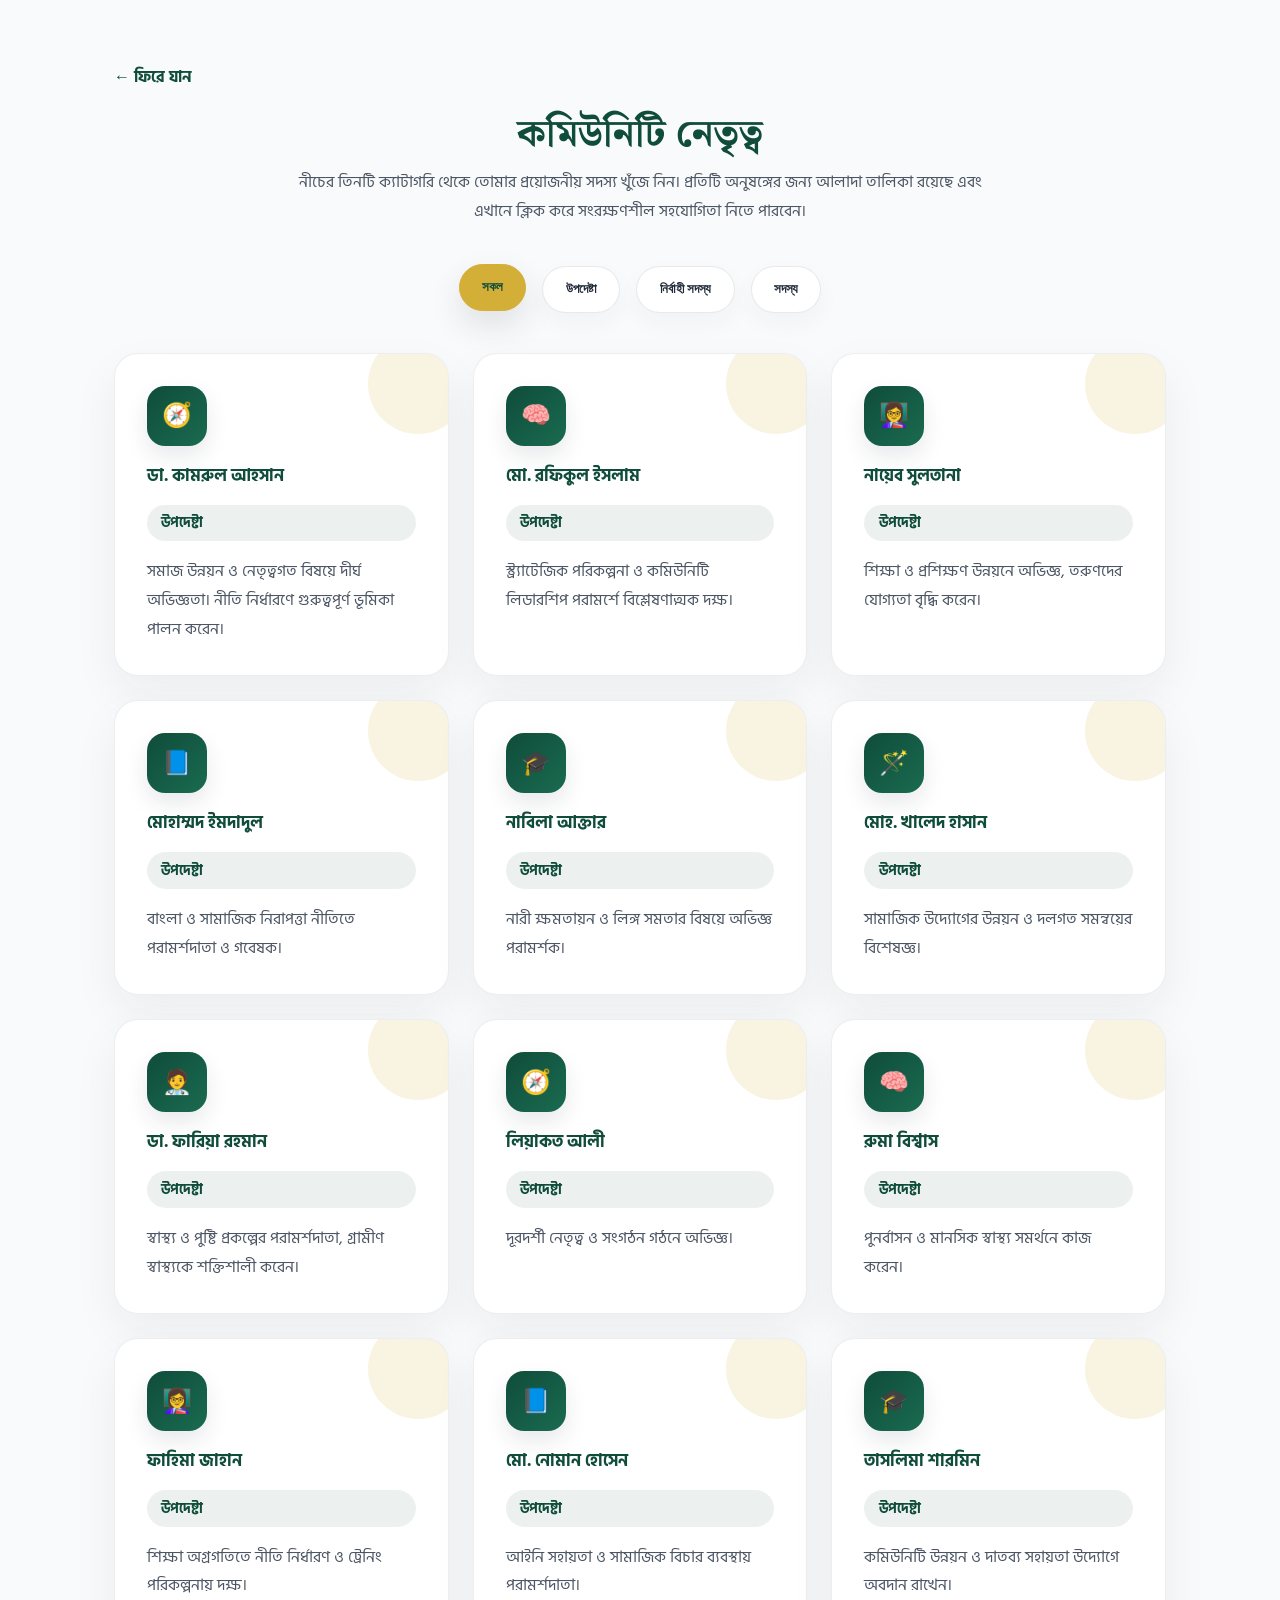
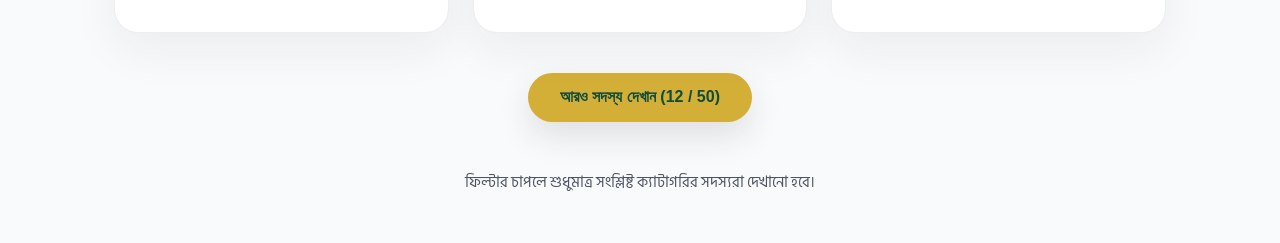
<file: leadership.html>
<!DOCTYPE html>
<html lang="bn">
<head>
  <meta charset="UTF-8" />
  <meta name="viewport" content="width=device-width, initial-scale=1.0" />
  <title>কমিউনিটি নেতৃত্ব | তরুণ প্রয়াস</title>
  <link href="https://fonts.googleapis.com/css2?family=Hind+Siliguri:wght@300;400;500;600;700&family=Noto+Serif+Bengali:wght@400;600;700;900&display=swap" rel="stylesheet" />
  <style>
    :root {
      --green-dark: #0F4C3A;
      --green-mid: #1A6B50;
      --green-light: #4F845E;
      --gold: #D4AF37;
      --white: #ffffff;
      --off-white: #F9FAFB;
      --text-dark: #1F2937;
      --text-mid: #4B5563;
      --shadow: rgba(31,41,55,0.08);
    }

    * { margin: 0; padding: 0; box-sizing: border-box; }
    body {
      font-family: 'Hind Siliguri', sans-serif;
      background: var(--off-white);
      color: var(--text-dark);
      min-height: 100vh;
    }

    a { color: inherit; text-decoration: none; }
    .page-wrap { max-width: 1100px; margin: 0 auto; padding: 4rem 1.5rem 3rem; }

    .back-link {
      display: inline-flex;
      align-items: center;
      gap: 0.5rem;
      color: var(--green-dark);
      font-weight: 700;
      margin-bottom: 1.5rem;
    }

    .heading {
      text-align: center;
      margin-bottom: 0.75rem;
      font-family: 'Noto Serif Bengali', serif;
      font-size: clamp(2rem, 3vw, 3rem);
      color: var(--green-dark);
      line-height: 1.1;
    }

    .subtext {
      max-width: 700px;
      margin: 0 auto 2.5rem;
      text-align: center;
      font-size: 1rem;
      line-height: 1.8;
      color: var(--text-mid);
    }

    .filter-row {
      display: flex;
      flex-wrap: wrap;
      justify-content: center;
      gap: 1rem;
      margin-bottom: 2.5rem;
    }

    .filter-pill {
      border: 1px solid rgba(31,41,55,0.1);
      background: var(--white);
      color: var(--text-dark);
      padding: 0.9rem 1.4rem;
      border-radius: 999px;
      cursor: pointer;
      transition: transform 0.2s, box-shadow 0.2s, background 0.2s, color 0.2s;
      font-weight: 700;
      box-shadow: 0 10px 25px rgba(31,41,55,0.04);
    }

    .filter-pill.active,
    .filter-pill:hover {
      background: var(--gold);
      color: var(--green-dark);
      transform: translateY(-2px);
      box-shadow: 0 14px 32px rgba(31,41,55,0.12);
      border-color: var(--gold);
    }

    .member-list {
      display: grid;
      grid-template-columns: repeat(3, minmax(220px, 1fr));
      gap: 1.5rem;
      align-items: stretch;
    }

    .member-card {
      background: var(--white);
      border: 1px solid rgba(31,41,55,0.08);
      border-radius: 24px;
      padding: 2rem;
      min-height: 280px;
      display: flex;
      flex-direction: column;
      gap: 1rem;
      box-shadow: 0 18px 45px rgba(31,41,55,0.06);
      position: relative;
      overflow: hidden;
      transition: transform 0.3s ease, box-shadow 0.3s ease, border-color 0.3s ease, background 0.3s ease;
    }

    .member-card:hover {
      transform: translateY(-5px);
      box-shadow: 0 28px 80px rgba(31,41,55,0.12);
      border-color: rgba(212,175,55,0.16);
    }

    .member-card::before {
      content: '';
      position: absolute;
      top: -20px;
      right: -20px;
      width: 100px;
      height: 100px;
      border-radius: 50%;
      background: rgba(212,175,55,0.15);
    }

    .member-card-icon {
      width: 60px;
      height: 60px;
      display: grid;
      place-items: center;
      border-radius: 18px;
      background: linear-gradient(135deg, var(--green-dark), var(--green-mid));
      color: #fff;
      font-size: 1.5rem;
      box-shadow: 0 10px 22px rgba(31,41,55,0.1);
      z-index: 1;
    }

    .member-card-title {
      font-size: 1.05rem;
      font-weight: 700;
      color: var(--green-dark);
      z-index: 1;
    }

    .member-card-desc {
      color: var(--text-mid);
      line-height: 1.8;
      flex-grow: 1;
      z-index: 1;
    }

    .member-category {
      display: inline-flex;
      padding: 0.45rem 0.9rem;
      border-radius: 999px;
      background: rgba(15,76,58,0.08);
      color: var(--green-dark);
      font-size: 0.85rem;
      font-weight: 700;
      z-index: 1;
    }

    .footer-note {
      margin-top: 3rem;
      text-align: center;
      color: var(--text-mid);
      font-size: 0.95rem;
    }

    .load-more-btn {
      display: block;
      margin: 2.5rem auto 0;
      padding: 0.95rem 2rem;
      background: var(--gold);
      color: var(--green-dark);
      border: none;
      border-radius: 999px;
      font-weight: 700;
      font-size: 1rem;
      cursor: pointer;
      transition: transform 0.2s, box-shadow 0.2s;
      box-shadow: 0 14px 32px rgba(31,41,55,0.12);
    }

    .load-more-btn:hover {
      transform: translateY(-2px);
      box-shadow: 0 18px 45px rgba(31,41,55,0.15);
    }

    .load-more-btn:disabled {
      opacity: 0.5;
      cursor: not-allowed;
    }

    @media (max-width: 900px) {
      .member-list { grid-template-columns: repeat(2, minmax(220px, 1fr)); }
    }

    @media (max-width: 650px) {
      .member-list { grid-template-columns: 1fr; }
      .filter-row { gap: 0.75rem; }
    }
  </style>
</head>
<body>
  <div class="page-wrap">
    <a href="index.html" class="back-link">← ফিরে যান</a>
    <h1 class="heading">কমিউনিটি নেতৃত্ব</h1>
    <p class="subtext">নীচের তিনটি ক্যাটাগরি থেকে তোমার প্রয়োজনীয় সদস্য খুঁজে নিন। প্রতিটি অনুষঙ্গের জন্য আলাদা তালিকা রয়েছে এবং এখানে ক্লিক করে সংরক্ষণশীল সহযোগিতা নিতে পারবেন।</p>

    <div class="filter-row">
      <button class="filter-pill active" data-filter="all">সকল</button>
      <button class="filter-pill" data-filter="advisor">উপদেষ্টা</button>
      <button class="filter-pill" data-filter="executive">নির্বাহী সদস্য</button>
      <button class="filter-pill" data-filter="member">সদস্য</button>
    </div>

    <div class="member-list" id="memberList"></div>

    <button class="load-more-btn" id="loadMoreBtn">আরও সদস্য দেখান</button>

    <p class="footer-note">ফিল্টার চাপলে শুধুমাত্র সংশ্লিষ্ট ক্যাটাগরির সদস্যরা দেখানো হবে।</p>
  </div>

  <script>
    const storageKey = 'tp_team_data';
    const defaultMembers = [
      { id: '1', category: 'advisor', icon: '🧭', name: 'ডা. কামরুল আহসান', description: 'সমাজ উন্নয়ন ও নেতৃত্বগত বিষয়ে দীর্ঘ অভিজ্ঞতা। নীতি নির্ধারণে গুরুত্বপূর্ণ ভূমিকা পালন করেন।' },
      { id: '2', category: 'advisor', icon: '🧠', name: 'মো. রফিকুল ইসলাম', description: 'স্ট্র্যাটেজিক পরিকল্পনা ও কমিউনিটি লিডারশিপ পরামর্শে বিশ্লেষণাত্মক দক্ষ।' },
      { id: '3', category: 'advisor', icon: '👩‍🏫', name: 'নায়েব সুলতানা', description: 'শিক্ষা ও প্রশিক্ষণ উন্নয়নে অভিজ্ঞ, তরুণদের যোগ্যতা বৃদ্ধি করেন।' },
      { id: '4', category: 'advisor', icon: '📘', name: 'মোহাম্মদ ইমদাদুল', description: 'বাংলা ও সামাজিক নিরাপত্তা নীতিতে পরামর্শদাতা ও গবেষক।' },
      { id: '5', category: 'advisor', icon: '🎓', name: 'নাবিলা আক্তার', description: 'নারী ক্ষমতায়ন ও লিঙ্গ সমতার বিষয়ে অভিজ্ঞ পরামর্শক।' },
      { id: '6', category: 'advisor', icon: '🪄', name: 'মোহ. খালেদ হাসান', description: 'সামাজিক উদ্যোগের উন্নয়ন ও দলগত সমন্বয়ের বিশেষজ্ঞ।' },
      { id: '7', category: 'advisor', icon: '🧑‍⚕️', name: 'ডা. ফারিয়া রহমান', description: 'স্বাস্থ্য ও পুষ্টি প্রকল্পের পরামর্শদাতা, গ্রামীণ স্বাস্থ্যকে শক্তিশালী করেন।' },
      { id: '8', category: 'advisor', icon: '🧭', name: 'লিয়াকত আলী', description: 'দূরদর্শী নেতৃত্ব ও সংগঠন গঠনে অভিজ্ঞ।' },
      { id: '9', category: 'advisor', icon: '🧠', name: 'রুমা বিশ্বাস', description: 'পুনর্বাসন ও মানসিক স্বাস্থ্য সমর্থনে কাজ করেন।' },
      { id: '10', category: 'advisor', icon: '👩‍🏫', name: 'ফাহিমা জাহান', description: 'শিক্ষা অগ্রগতিতে নীতি নির্ধারণ ও ট্রেনিং পরিকল্পনায় দক্ষ।' },
      { id: '11', category: 'advisor', icon: '📘', name: 'মো. নোমান হোসেন', description: 'আইনি সহায়তা ও সামাজিক বিচার ব্যবস্থায় পরামর্শদাতা।' },
      { id: '12', category: 'advisor', icon: '🎓', name: 'তাসলিমা শারমিন', description: 'কমিউনিটি উন্নয়ন ও দাতব্য সহায়তা উদ্যোগে অবদান রাখেন।' },
      { id: '13', category: 'executive', icon: '🛡️', name: 'আশিস আহমেদ', description: 'প্রকল্প বাস্তবায়ন ও আর্থিক সমন্বয়ের দায়িত্বে যিনি দৃঢ়ভাবে কাজ করেন।' },
      { id: '14', category: 'executive', icon: '📌', name: 'সোলাইমান খান', description: 'স্থানীয় স্বেচ্ছাসেবী কাজের ব্যবস্থাপনা ও টিম লিডিং-এ পারদর্শী।' },
      { id: '15', category: 'executive', icon: '🧑‍💼', name: 'রুশদী মিয়া', description: 'কর্মসংস্থান ও দক্ষতা উন্নয়নে নেতৃত্ব দেন।' },
      { id: '16', category: 'executive', icon: '⚙️', name: 'তানিয়া আক্তার', description: 'প্রকল্প সমন্বয় ও ক্রিয়াকলাপ পর্যবেক্ষণে দক্ষ।' },
      { id: '17', category: 'executive', icon: '📊', name: 'সাদেকুর রহমান', description: 'অর্থ ও বাজেট পরিকল্পনা পরিচালনা করেন।' },
      { id: '18', category: 'executive', icon: '📣', name: 'নাজমা পারভীন', description: 'যোগাযোগ ও কমিউনিটি আউটরিচ কার্যক্রম সফলভাবে পরিচালনা করেন।' },
      { id: '19', category: 'executive', icon: '📅', name: 'জিবরান আলী', description: 'ইভেন্ট ও ক্যাম্পেইন ব্যবস্থাপনায় সক্ষম।' },
      { id: '20', category: 'executive', icon: '🛡️', name: 'ফারুক হোসেন', description: 'ত্রাণ কার্যক্রম ও জরুরি সেবা সার্বক্ষণিক তদারকি করেন।' },
      { id: '21', category: 'executive', icon: '📌', name: 'রিমা খাতুন', description: 'নারী ও শিশু প্রকল্পের বাস্তবায়নে নেতৃত্ব দেন।' },
      { id: '22', category: 'executive', icon: '🧑‍💼', name: 'তুষার পাল', description: 'তথ্য ও প্রযুক্তি সমন্বয়ে কার্যক্রম উন্নয়ন করেন।' },
      { id: '23', category: 'executive', icon: '⚙️', name: 'সোহেল আহমেদ', description: 'স্বাস্থ্যসেবা ও পরিবার উন্নয়ন প্রোগ্রামে সহায়তা করেন।' },
      { id: '24', category: 'executive', icon: '📊', name: 'মঞ্জুরি বেগম', description: 'সামাজিক সাংগঠনিক কাজে পরিকল্পনা ও বাস্তবায়ন করেন।' },
      { id: '25', category: 'executive', icon: '📣', name: 'সেলিম মাহমুদ', description: 'জনসচেতনতা ও জনসংযোগ কার্যক্রম এগিয়ে নিয়ে যান।' },
      { id: '26', category: 'executive', icon: '📅', name: 'শমসুর রহমান', description: 'অভ্যন্তরীণ ব্যবস্থাপনায় দৃঢ় ও সুষ্ঠু সমাধান উপস্থাপন করেন।' },
      { id: '27', category: 'executive', icon: '🛡️', name: 'মারুফা সুলতানা', description: 'পর্যবেক্ষণ ও মূল্যায়ন কর্মসূচি সুসংহতভাবে পরিচালনা করেন।' },
      { id: '28', category: 'executive', icon: '📌', name: 'রুবেলা আহমেদ', description: 'সামাজিক সেবা কর্মসূচিতে সময়মত সমন্বয় সাধন করেন।' },
      { id: '29', category: 'executive', icon: '🧑‍💼', name: 'কামরুল ইসলাম', description: 'স্থানীয় অংশীদারিত্ব ও দাতাব্য সংযোগ বাড়ান।' },
      { id: '30', category: 'executive', icon: '⚙️', name: 'শামীমা ওসমান', description: 'সম্পদ ব্যবস্থাপনা ও অডিট দলে সমর্থন দেন।' },
      { id: '31', category: 'member', icon: '🤝', name: 'হাসিনা খাতুন', description: 'স্থানীয় কমিউনিটি এ্যাডভোকেসি ও সামাজিক উন্নয়ন প্রোগ্রামে সক্রিয়।' },
      { id: '32', category: 'member', icon: '🌱', name: 'জসিম উদ্দিন', description: 'স্বেচ্ছাসেবী ক্যাম্পেইন ও জনসচেতনতা কাজের একজন নিবেদিত সদস্য।' },
      { id: '33', category: 'member', icon: '🏡', name: 'রোকেয়া সাদেক', description: 'বাসস্থান উন্নয়ন ও গৃহহীনতা কমাতে কাজ করেন।' },
      { id: '34', category: 'member', icon: '🌸', name: 'মহিউদ্দিন মিয়া', description: 'পরিবেশ রক্ষা ও বৃক্ষরোপণ অভিযানে অংশ নেন।' },
      { id: '35', category: 'member', icon: '🛠️', name: 'রাফসানা বেগম', description: 'দুর্যোগ পুনর্বাসন ও মেরামত কাজে সক্রিয় ভূমিকা পালন করেন।' },
      { id: '36', category: 'member', icon: '📝', name: 'জনি করিম', description: 'তথ্য সংগ্রহ ও জরিপ কাজে দক্ষ।' },
      { id: '37', category: 'member', icon: '🎒', name: 'লুবনা শারমিন', description: 'শিক্ষা সহায়তা প্রদান ও টিউশন কার্যক্রম চালান।' },
      { id: '38', category: 'member', icon: '👐', name: 'নূরজাহান খাতুন', description: 'সামাজিক সহায়তা ও খাবার বিতরণে নিয়মিত কাজ করেন।' },
      { id: '39', category: 'member', icon: '🌟', name: 'মনিরুল ইসলাম', description: 'যুব উদ্যোগ ও উদ্যোগশীলতা বাড়াতে প্রয়াস চালান।' },
      { id: '40', category: 'member', icon: '💧', name: 'সাবিনা ইয়াসমিন', description: 'সফল পানি ও স্যানিটেশন প্রকল্পের একজন এগিয়ে ঠেলা সদস্য।' },
      { id: '41', category: 'member', icon: '👩‍🌾', name: 'রোহান শেখ', description: 'কৃষি সহায়তা ও টেকসই আয় বাড়াতে কাজ করেন।' },
      { id: '42', category: 'member', icon: '🧵', name: 'তানজা হক', description: 'স্বনির্ভরতা প্রকল্পে নারীদের দক্ষতা উন্নয়নে যুক্ত।' },
      { id: '43', category: 'member', icon: '📚', name: 'জাহিদুল ইসলাম', description: 'গ্রামীন শিক্ষা সহায়তা ও লাইব্রেরি কার্যক্রম চালান।' },
      { id: '44', category: 'member', icon: '🧶', name: 'শোভন কুমার', description: 'কুটির শিল্প ও হস্তশিল্প প্রশিক্ষণে কাজ করেন।' },
      { id: '45', category: 'member', icon: '🪴', name: 'ফারিহা হোসেন', description: 'নারী উদ্যোক্তা সাপোর্ট প্রোগ্রামে সক্রিয়।' },
      { id: '46', category: 'member', icon: '📦', name: 'সুমনের রহমান', description: 'বিতরণ কার্যক্রম ও পাবলিক সাপোর্ট টিমে কাজ করেন।' },
      { id: '47', category: 'member', icon: '🧠', name: 'কে.এম. রাশিদ', description: 'কম্পিউটার ও ডিজিটাল শিক্ষায় যুবকদের সাহায্য করেন।' },
      { id: '48', category: 'member', icon: '🧾', name: 'রোজিনা আক্তার', description: 'আর্থিক সচেতনতা ও সাশ্রয় প্রকল্পে কাজ করেন।' },
      { id: '49', category: 'member', icon: '🩺', name: 'সাব্বির হাসান', description: 'স্বাস্থ্য চেতনা ও ফ্রি ক্লিনিক কার্যক্রমে নিয়মিত অংশ নেন।' },
      { id: '50', category: 'member', icon: '🌺', name: 'মৌসুমী আক্তার', description: 'সম্প্রদায় উন্নয়ন ও সাংস্কৃতিক কার্যক্রমে সক্রিয় সদস্য।' }
    ];

    function loadMembers() {
      const saved = localStorage.getItem(storageKey);
      try {
        return saved ? JSON.parse(saved) : defaultMembers.slice();
      } catch (err) {
        return defaultMembers.slice();
      }
    }

    function saveMembers(items) {
      localStorage.setItem(storageKey, JSON.stringify(items));
    }

    function getCategoryText(category) {
      if (category === 'advisor') return 'উপদেষ্টা';
      if (category === 'executive') return 'নির্বাহী সদস্য';
      if (category === 'member') return 'সদস্য';
      return 'অন্যান্য';
    }

    const buttons = document.querySelectorAll('.filter-pill');
    const list = document.getElementById('memberList');
    const loadMoreBtn = document.getElementById('loadMoreBtn');
    let members = loadMembers();
    
    const itemsPerPage = 12;
    let currentPage = 1;
    let currentFilter = 'all';
    let filteredMembers = members;

    function renderList(filter = 'all', reset = true) {
      if (reset) {
        currentPage = 1;
        currentFilter = filter;
        filteredMembers = members.filter(m => filter === 'all' || m.category === filter);
      }
      
      if (!filteredMembers.length) {
        list.innerHTML = '<p style="color: var(--text-mid);">এই ক্যাটাগরিতে কোনো সদস্য নেই।</p>';
        loadMoreBtn.style.display = 'none';
        return;
      }

      const endIndex = currentPage * itemsPerPage;
      const itemsToShow = filteredMembers.slice(0, endIndex);
      const hasMore = filteredMembers.length > endIndex;

      list.innerHTML = itemsToShow.map(member => `
        <article class="member-card" data-category="${member.category}">
          <div class="member-card-icon">${member.icon}</div>
          <div class="member-card-title">${member.name}</div>
          <div class="member-category">${getCategoryText(member.category)}</div>
          <p class="member-card-desc">${member.description}</p>
        </article>
      `).join('');

      if (hasMore) {
        loadMoreBtn.style.display = 'block';
        loadMoreBtn.textContent = `আরও সদস্য দেখান (${endIndex} / ${filteredMembers.length})`;
      } else {
        loadMoreBtn.style.display = 'none';
      }
    }

    buttons.forEach(btn => btn.addEventListener('click', () => {
      buttons.forEach(b => b.classList.remove('active'));
      btn.classList.add('active');
      renderList(btn.dataset.filter, true);
    }));

    loadMoreBtn.addEventListener('click', () => {
      currentPage++;
      renderList(currentFilter, false);
      list.scrollIntoView({ behavior: 'smooth', block: 'nearest' });
    });

    renderList('all');
  </script>
<script src="scroll-restore.js"></script>
</body>
</html>
</file>
